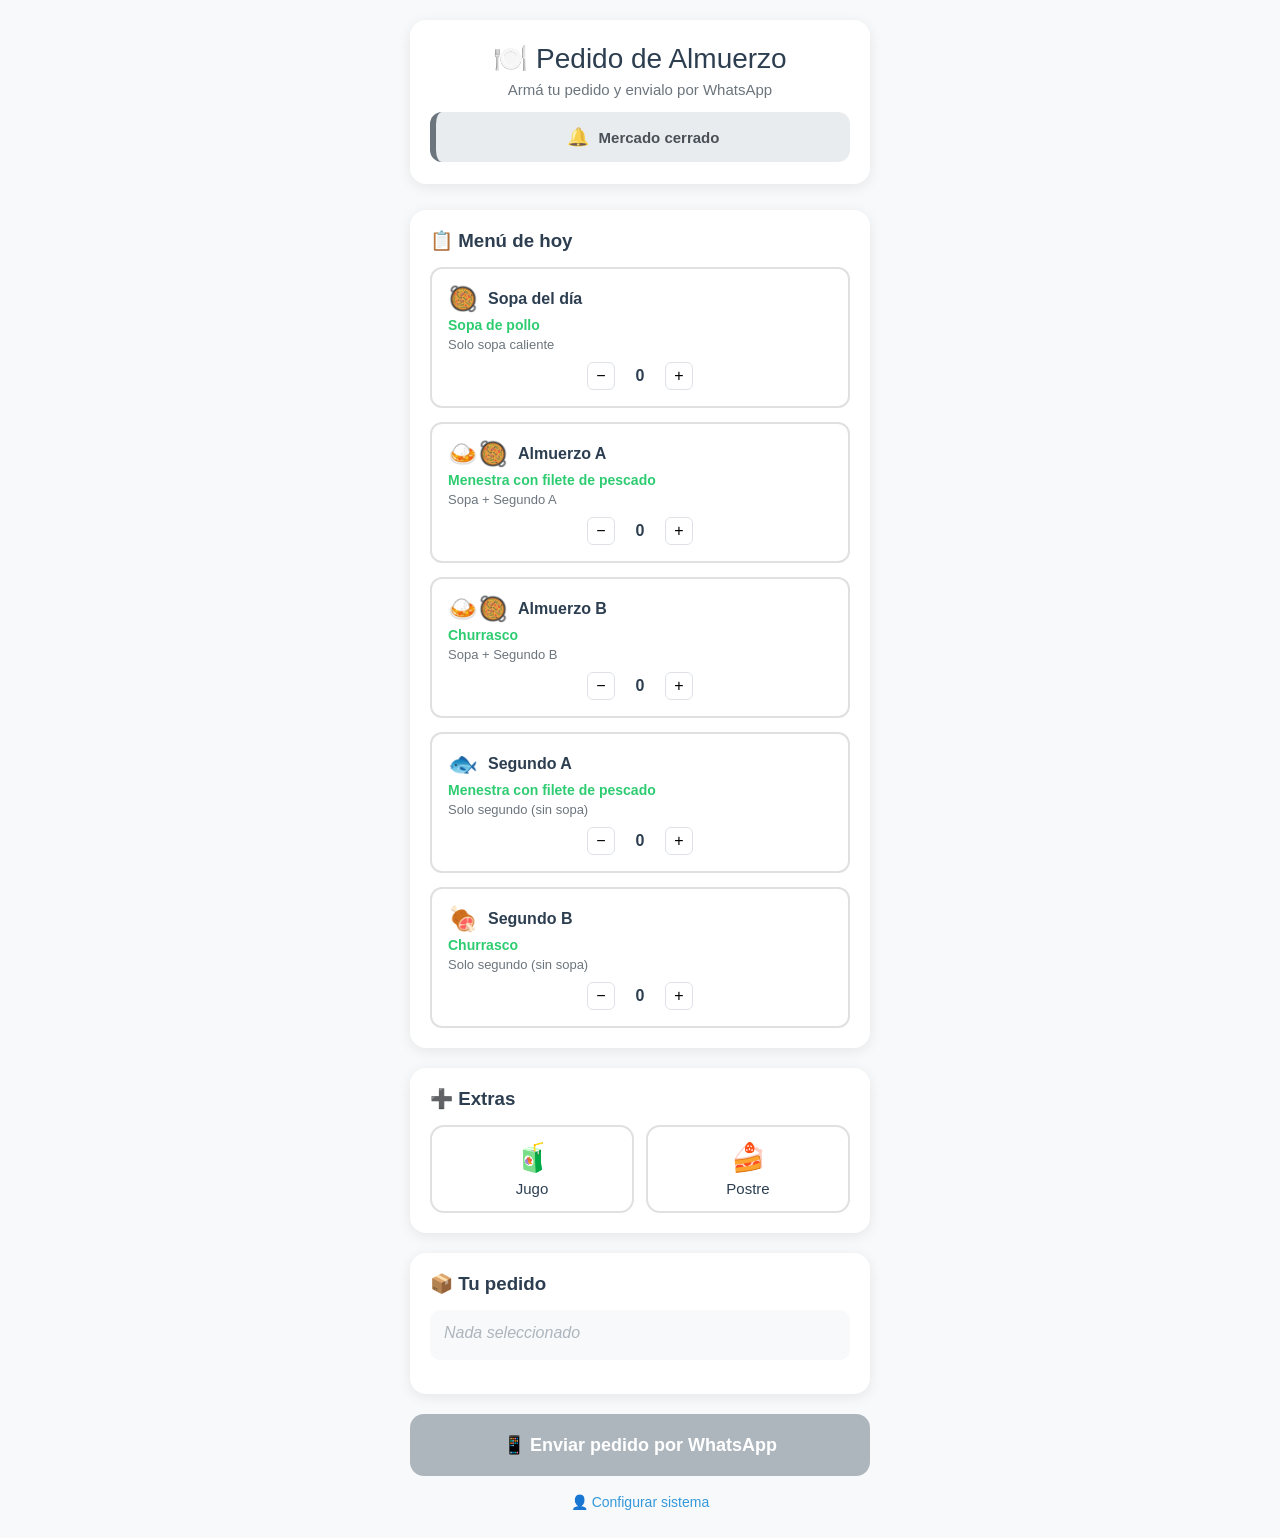
<file: index.html>
<!DOCTYPE html>
<html lang="es">
<head>
    <meta charset="UTF-8">
    <meta name="viewport" content="width=device-width, initial-scale=1.0">
    <title>Pedido de Almuerzo</title>
    <link rel="stylesheet" href="estilos.css">
</head>
<body>

<!-- =======================================================
     🧱 BLOQUE B — INTERFAZ HUMANA
     Solo renderiza y emite callbacks
     B NO conoce el contexto (modo)
     ======================================================= -->

<div class="header">
    <div class="logo">🍽️ Pedido de Almuerzo</div>
    <div class="tagline">Armá tu pedido y envialo por WhatsApp</div>
    
    <div id="indicadorContexto" class="indicador-contexto estado-inactivo">
        <span id="textoContexto">Cargando...</span>
    </div>
</div>

<div class="tarjeta">
    <h3>📋 Menú de hoy</h3>
    <div id="opcionesContainer" class="opciones-grid">
        <!-- B renderiza desde datos que G le pasa -->
    </div>
</div>

<div class="tarjeta">
    <h3>➕ Extras</h3>
    <div id="extrasContainer" class="extras-grid">
        <!-- B renderiza desde datos que G le pasa -->
    </div>
</div>

<div class="tarjeta">
    <h3>📦 Tu pedido</h3>
    <div id="resumenContenido" class="resumen-contenido">
        <div class="resumen-vacio">Nada seleccionado</div>
    </div>
    
    <div id="infoDespacho" class="info-despacho" style="display:none;">
        🚚 Despacho: <span id="textoDespacho">--:--</span>
    </div>
    
    <div id="infoPuntos" class="info-puntos" style="display:none;">
        ⭐ Puntos: <span id="textoPuntos">0</span>
    </div>
</div>

<button id="btnEnviar" class="btn-principal" disabled>
    📱 Enviar pedido por WhatsApp
</button>

<button id="btnLimpiar" class="btn-secundario" style="display:none;">
    🗑️ Limpiar pedido
</button>

<!-- Mensaje de confirmación -->
<div id="mensajeConfirmacion" class="mensaje-confirmacion" style="display:none;">
    ✅ Pedido preparado. Si no se abrió WhatsApp, revisa los permisos de tu navegador.
</div>

<a href="#" id="linkAdmin" class="admin-link">👤 Configurar sistema</a>

<!-- Modal de configuración -->
<div id="modalAdmin" class="modal">
    <div class="modal-contenido">
        <h3>🔧 Configuración</h3>
        <p>Configuración local (se guarda en tu navegador)</p>
        
        <label>Número WhatsApp:</label>
        <input type="text" id="inputWhatsApp" placeholder="593XXXXXXXXX">
        
        <div class="modal-botones">
            <button id="btnGuardar" class="btn-modal btn-guardar">💾 Guardar</button>
            <button id="btnCerrar" class="btn-modal btn-cerrar">✕ Cerrar</button>
        </div>
    </div>
</div>

<!-- Datos del menú (editable por operador) -->
<script src="menu.js"></script>

<!-- Sistema (Bloques C, D, E, F, G) -->
<script src="sistema.js"></script>

<!-- =======================================================
     🧱 BLOQUE B — LÓGICA DE INTERFAZ
     B recibe callbacks de G, nunca muta estado
     B NO conoce QR, reglas, ni contexto
     ======================================================= -->
<script>
/* =========================
   ESTADO LOCAL DE B (UI)
   B NO mantiene estado de negocio
========================= */

let callbacksInyectados = {};
let menuLocal = null;

/* =========================
   INICIALIZACIÓN DE B
========================= */

function inicializarUI(callbacks, menu) {
    console.log('🎨 Inicializando UI (Bloque B)');
    
    // B recibe callbacks de G (inyección de dependencias)
    callbacksInyectados = callbacks;
    menuLocal = menu;
    
    // Renderizar opciones
    renderizarOpciones();
    renderizarExtras();
    
    // Eventos de UI
    configurarEventos();
}

/* =========================
   RENDERIZADO (B solo muestra)
========================= */

function renderizarOpciones() {
    const container = document.getElementById('opcionesContainer');
    container.innerHTML = '';
    
    Object.values(menuLocal.opciones).forEach(opcion => {
        const card = document.createElement('div');
        card.className = 'opcion-card';
        card.dataset.opcionId = opcion.id;
        
        // Modelo multi-base: siempre mostrar controles de cantidad
        // detalleHoy: plato específico del día (extensión semántica)
        const detalleHtml = opcion.detalleHoy 
            ? `<div class="opcion-detalle">${opcion.detalleHoy}</div>` 
            : '';
        
        card.innerHTML = `
            <div class="opcion-header">
                <span class="opcion-emoji">${opcion.emoji}</span>
                <span>${opcion.nombre}</span>
            </div>
            ${detalleHtml}
            <div class="opcion-descripcion">${opcion.descripcion}</div>
            <div class="cantidad-control">
                <button class="btn-cantidad" data-accion="restar" data-id="${opcion.id}">−</button>
                <span class="cantidad-display" data-id="${opcion.id}">0</span>
                <button class="btn-cantidad" data-accion="sumar" data-id="${opcion.id}">+</button>
            </div>
        `;
        
        // Eventos de cantidad - B emite callbacks a G
        const btnRestar = card.querySelector('[data-accion="restar"]');
        const btnSumar = card.querySelector('[data-accion="sumar"]');
        
        btnRestar.addEventListener('click', (e) => {
            e.stopPropagation();
            callbacksInyectados.onAjustarBase(opcion.id, -1);
        });
        
        btnSumar.addEventListener('click', (e) => {
            e.stopPropagation();
            callbacksInyectados.onAjustarBase(opcion.id, 1);
        });
        
        container.appendChild(card);
    });
}

function renderizarExtras() {
    const container = document.getElementById('extrasContainer');
    container.innerHTML = '';
    
    Object.values(menuLocal.extras).forEach(extra => {
        const card = document.createElement('div');
        card.className = 'extra-card';
        card.dataset.extraId = extra.id;
        
        card.innerHTML = `
            <span class="extra-emoji">${extra.emoji}</span>
            <div>${extra.nombre}</div>
        `;
        
        // B emite evento
        card.addEventListener('click', () => {
            callbacksInyectados.onExtra(extra.id);
        });
        
        container.appendChild(card);
    });
}

/* =========================
   ACTUALIZACIÓN DE UI
   B renderiza lo que G le dice
========================= */

function actualizarUI(datos) {
    const { pedido, evaluacion, tiempo, menu } = datos;
    
    // 1. Actualizar indicador de contexto
    actualizarIndicadorContexto(evaluacion.estadoMercado);
    
    // 2. Actualizar selección de opciones
    actualizarSeleccionOpciones(pedido);
    
    // 3. Actualizar selección de extras
    actualizarSeleccionExtras(pedido);
    
    // 4. Actualizar resumen
    actualizarResumen(pedido, menu);
    
    // 5. Actualizar info de despacho
    actualizarInfoDespacho(evaluacion);
    
    // 6. Actualizar info de puntos
    actualizarInfoPuntos(evaluacion);
    
    // 7. Controlar botón de envío
    controlarBotonEnvio(pedido, evaluacion);
}

function actualizarIndicadorContexto(estadoMercado) {
    const indicador = document.getElementById('indicadorContexto');
    const texto = document.getElementById('textoContexto');
    
    // G traduce dominio → sensación (vocabulario emocional de A)
    const mapaSensorial = {
        'ABIERTO_TEMPRANO': { clase: 'estado-primario', texto: 'Mercado abierto · Temprano' },
        'ABIERTO_NORMAL': { clase: 'estado-primario', texto: 'Mercado abierto' },
        'ABIERTO_TARDIO': { clase: 'estado-advertencia', texto: 'Mercado abierto · Tardío' },
        'CERRADO': { clase: 'estado-inactivo', texto: 'Mercado cerrado' }
    };
    
    const config = mapaSensorial[estadoMercado] || mapaSensorial.CERRADO;
    
    indicador.className = `indicador-contexto ${config.clase}`;
    texto.textContent = config.texto;
}

function actualizarSeleccionOpciones(pedido) {
    document.querySelectorAll('.opcion-card').forEach(card => {
        const id = card.dataset.opcionId;
        // Modelo multi-base: buscar cantidad en pedido.bases
        const cantidad = Pedido.getCantidadBase(pedido, id);
        const tieneSeleccion = cantidad > 0;
        
        card.classList.toggle('seleccionada', tieneSeleccion);
        
        const displayCantidad = card.querySelector('.cantidad-display');
        if (displayCantidad) {
            displayCantidad.textContent = cantidad;
        }
    });
}

function actualizarSeleccionExtras(pedido) {
    document.querySelectorAll('.extra-card').forEach(card => {
        const id = card.dataset.extraId;
        const esSeleccionado = pedido.extras.includes(id);
        card.classList.toggle('seleccionado', esSeleccionado);
    });
}

function actualizarResumen(pedido, menu) {
    const container = document.getElementById('resumenContenido');
    
    // Modelo multi-base: verificar si hay bases seleccionadas
    if (pedido.bases.length === 0) {
        container.innerHTML = '<div class="resumen-vacio">Nada seleccionado</div>';
        return;
    }
    
    let html = '';
    
    // Iterar sobre todas las bases seleccionadas (incluir detalleHoy)
    pedido.bases.forEach(base => {
        const opcion = menu.opciones[base.id];
        const detalle = opcion.detalleHoy ? ` — ${opcion.detalleHoy}` : '';
        html += `<div class="resumen-item">${base.cantidad} × ${opcion.emoji} ${opcion.nombre}${detalle}</div>`;
    });
    
    // Agregar extras si hay
    if (pedido.extras.length > 0) {
        pedido.extras.forEach(extraId => {
            const extra = menu.extras[extraId];
            html += `<div class="resumen-item">+ ${extra.emoji} ${extra.nombre}</div>`;
        });
    }
    
    container.innerHTML = html;
}

function actualizarInfoDespacho(evaluacion) {
    const container = document.getElementById('infoDespacho');
    const texto = document.getElementById('textoDespacho');
    
    if (evaluacion.despachoAsignado) {
        container.style.display = 'block';
        texto.textContent = evaluacion.despachoAsignado;
    } else {
        container.style.display = 'none';
    }
}

function actualizarInfoPuntos(evaluacion) {
    const container = document.getElementById('infoPuntos');
    const texto = document.getElementById('textoPuntos');
    
    // Puntos son informativos, NO persuasivos
    if (evaluacion.puntos > 0) {
        container.style.display = 'block';
        texto.textContent = evaluacion.puntos;
    } else {
        container.style.display = 'none';
    }
}

function controlarBotonEnvio(pedido, evaluacion) {
    const btn = document.getElementById('btnEnviar');
    const btnLimpiar = document.getElementById('btnLimpiar');
    
    // Habilitar si hay pedido (E maneja ejecutabilidad, no B)
    const hayPedido = !Pedido.estaVacio(pedido);
    btn.disabled = !hayPedido;
    
    // Mostrar botón limpiar solo si hay pedido
    if (btnLimpiar) {
        btnLimpiar.style.display = hayPedido ? 'block' : 'none';
    }
}

/* =========================
   EVENTOS DE UI
========================= */

function configurarEventos() {
    // Botón de envío
    document.getElementById('btnEnviar').addEventListener('click', () => {
        callbacksInyectados.onEnviar();
    });
    
    // Botón de limpiar
    const btnLimpiar = document.getElementById('btnLimpiar');
    if (btnLimpiar) {
        btnLimpiar.addEventListener('click', () => {
            if (confirm('¿Limpiar el pedido actual?')) {
                callbacksInyectados.onReset();
            }
        });
    }
    
    // Modal de admin
    const linkAdmin = document.getElementById('linkAdmin');
    const modal = document.getElementById('modalAdmin');
    const btnCerrar = document.getElementById('btnCerrar');
    const btnGuardar = document.getElementById('btnGuardar');
    const inputWhatsApp = document.getElementById('inputWhatsApp');
    
    linkAdmin.addEventListener('click', (e) => {
        e.preventDefault();
        modal.classList.add('visible');
        inputWhatsApp.value = Sistema.whatsappNumber;
    });
    
    btnCerrar.addEventListener('click', () => {
        modal.classList.remove('visible');
    });
    
    btnGuardar.addEventListener('click', () => {
        const numero = inputWhatsApp.value.trim();
        if (numero) {
            Sistema.guardarConfiguracion(numero);
            modal.classList.remove('visible');
            alert('✅ Configuración guardada');
        }
    });
    
    // Cerrar modal al hacer click fuera
    modal.addEventListener('click', (e) => {
        if (e.target === modal) {
            modal.classList.remove('visible');
        }
    });
}

/* =========================
   CONFIRMACIÓN VISUAL
========================= */

function mostrarMensajeConfirmacion() {
    const mensaje = document.getElementById('mensajeConfirmacion');
    if (mensaje) {
        mensaje.style.display = 'block';
        setTimeout(() => {
            mensaje.style.display = 'none';
        }, 5000);
    }
}

/* =========================
   ARRANQUE DEL SISTEMA
========================= */

document.addEventListener('DOMContentLoaded', () => {
    console.log('📱 Aplicación cargada');
    Sistema.iniciar();
});
</script>

</body>
</html>
</file>
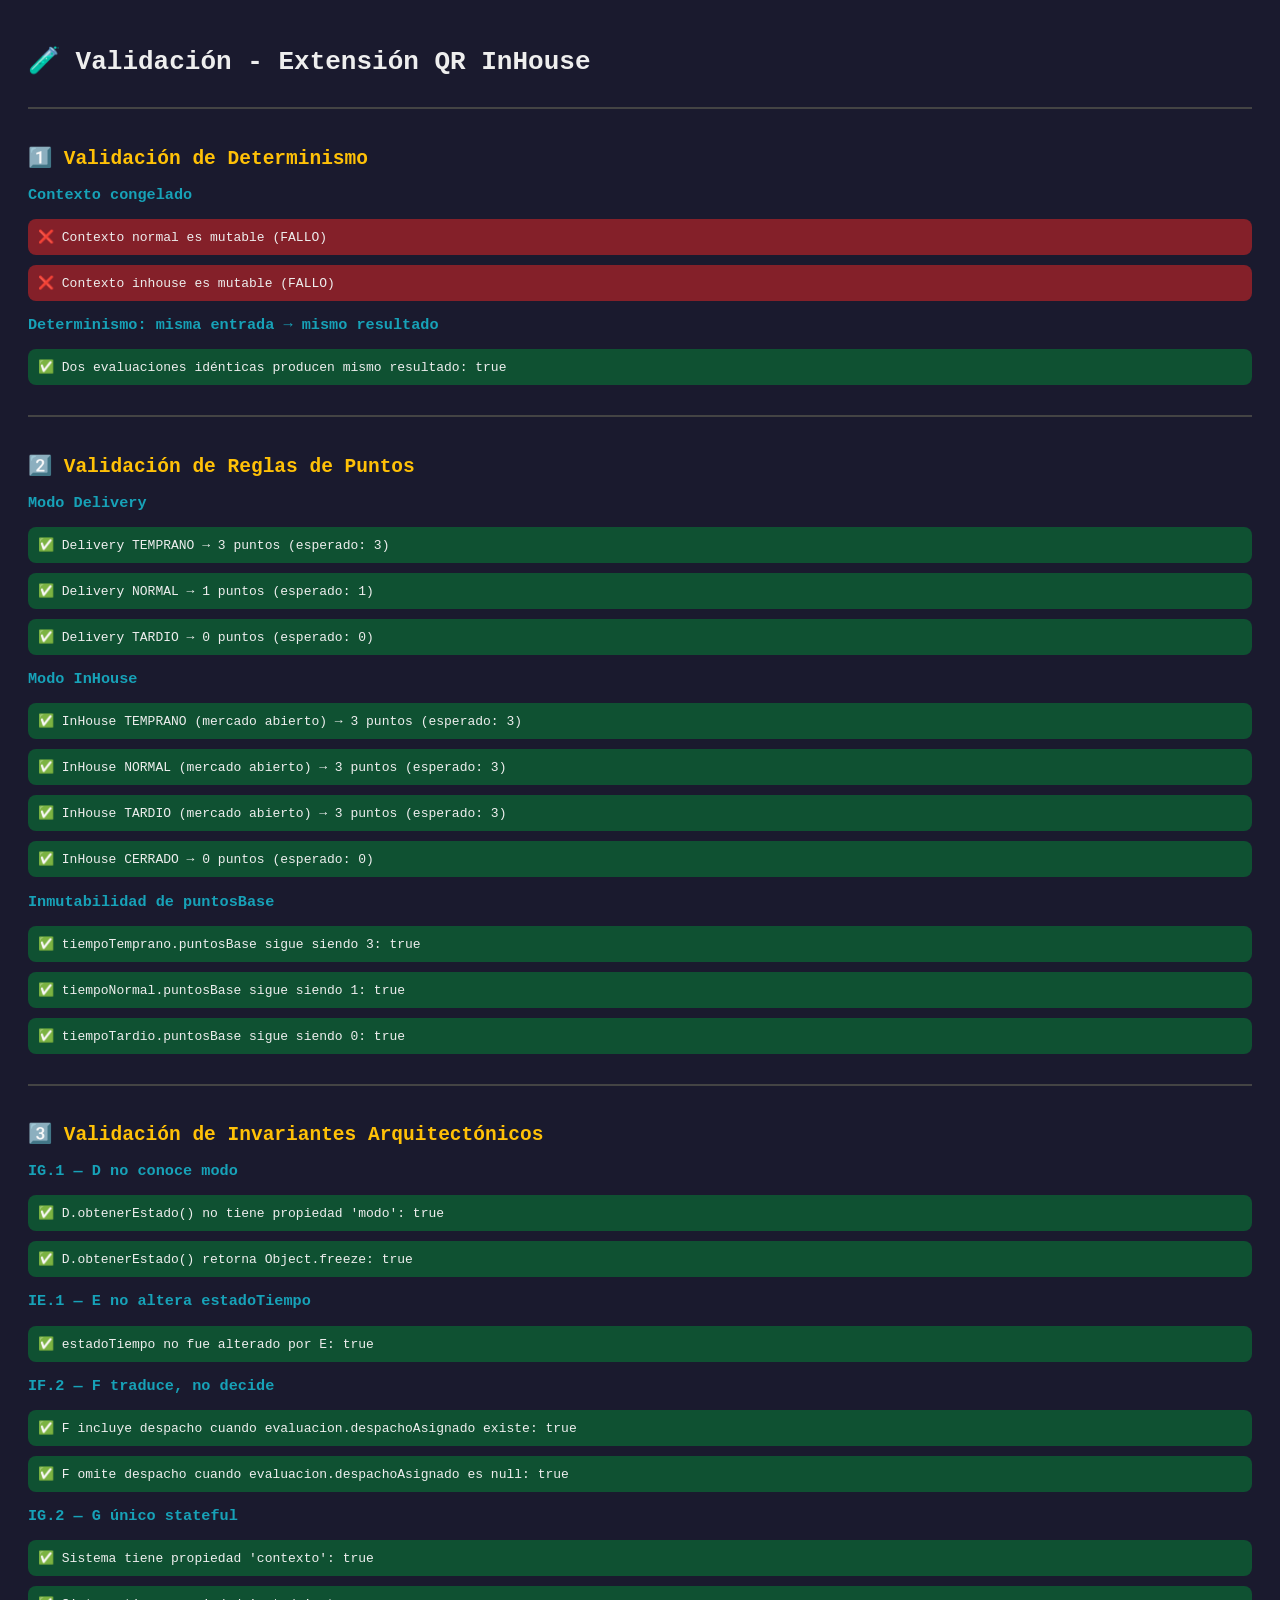
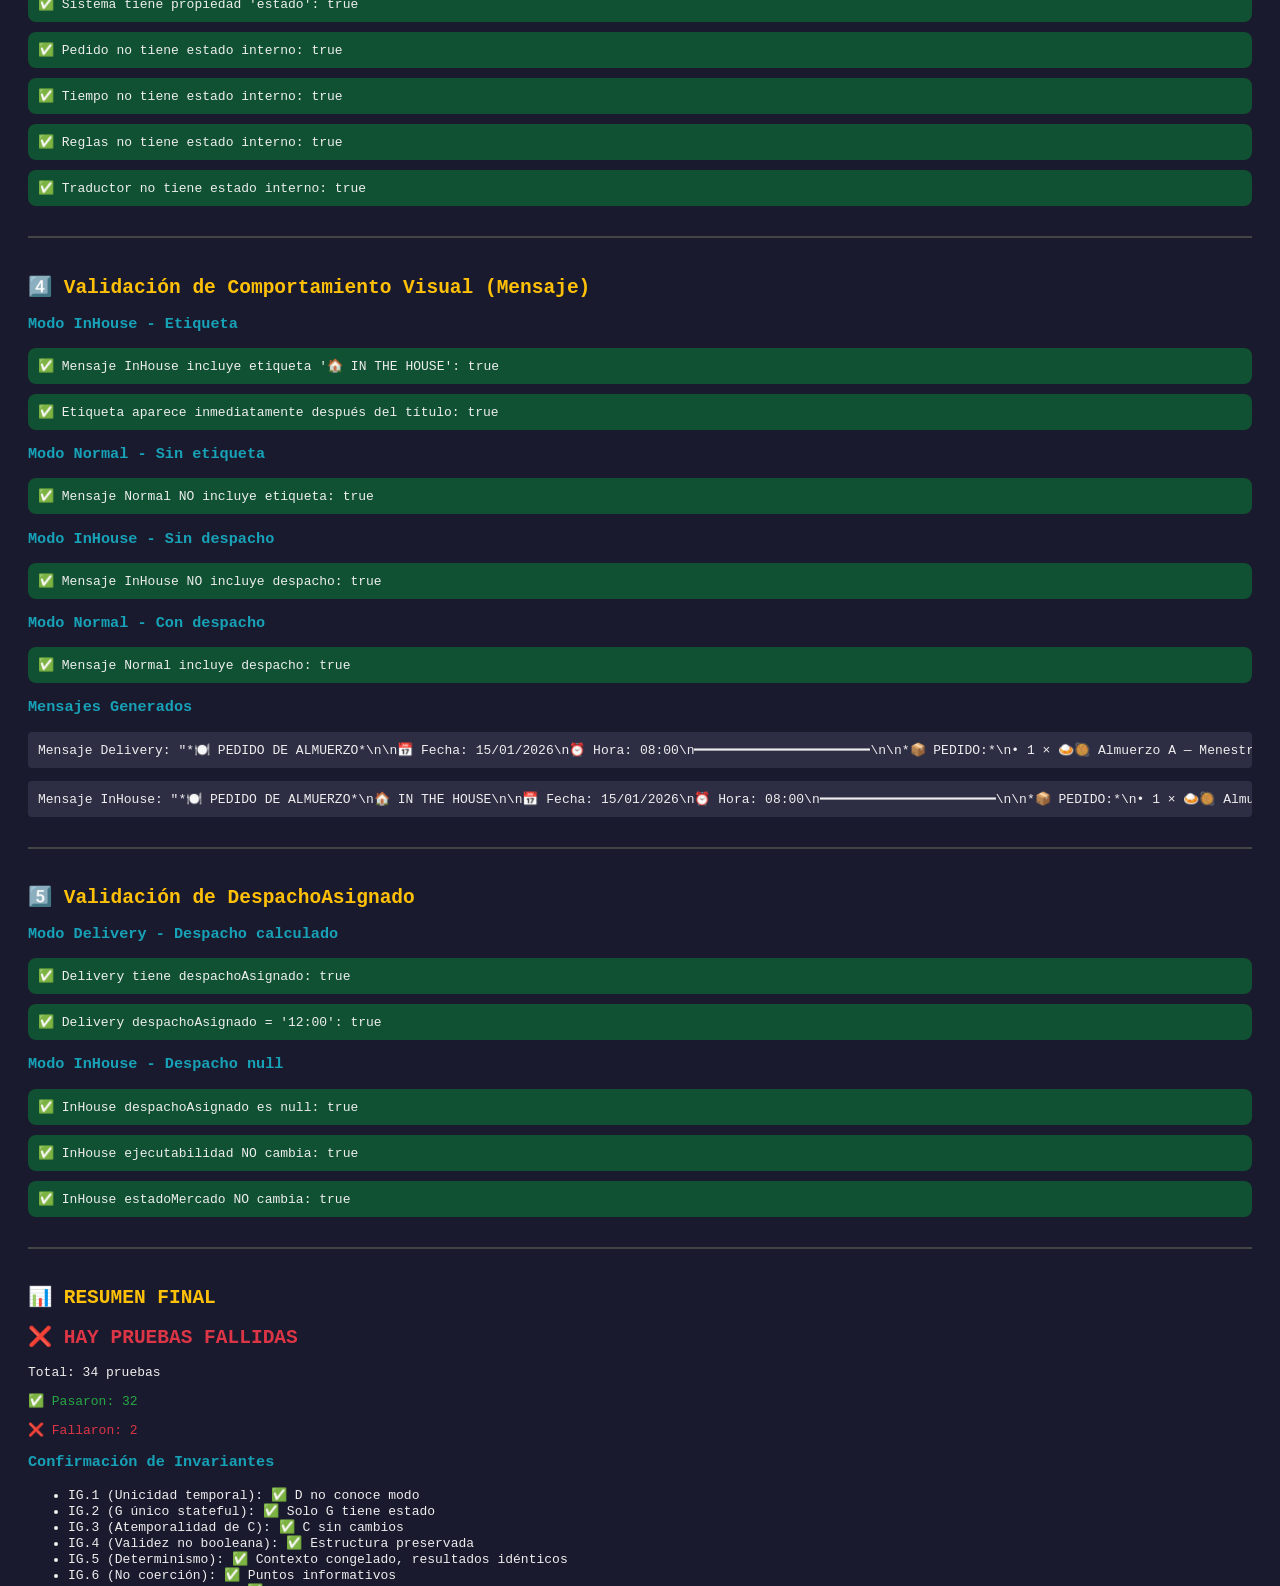
<file: validacion.html>
<!DOCTYPE html>
<html lang="es">
<head>
    <meta charset="UTF-8">
    <title>Validación - Extensión QR InHouse</title>
    <style>
        body { font-family: monospace; padding: 20px; background: #1a1a2e; color: #eee; }
        .test { margin: 10px 0; padding: 10px; border-radius: 8px; }
        .pass { background: #0f5132; }
        .fail { background: #842029; }
        .section { margin-top: 30px; border-top: 2px solid #444; padding-top: 20px; }
        h2 { color: #ffc107; }
        h3 { color: #17a2b8; }
        pre { background: #2d2d44; padding: 10px; border-radius: 4px; overflow-x: auto; }
    </style>
</head>
<body>
<h1>🧪 Validación - Extensión QR InHouse</h1>
<div id="results"></div>

<script src="menu.js"></script>
<script src="sistema.js"></script>
<script>
const results = document.getElementById('results');
let passCount = 0;
let failCount = 0;

function log(message, pass = true) {
    const div = document.createElement('div');
    div.className = `test ${pass ? 'pass' : 'fail'}`;
    div.innerHTML = `${pass ? '✅' : '❌'} ${message}`;
    results.appendChild(div);
    if (pass) passCount++; else failCount++;
}

function section(title) {
    const div = document.createElement('div');
    div.className = 'section';
    div.innerHTML = `<h2>${title}</h2>`;
    results.appendChild(div);
}

function subsection(title) {
    const h3 = document.createElement('h3');
    h3.textContent = title;
    results.appendChild(h3);
}

function showCode(label, code) {
    const pre = document.createElement('pre');
    pre.textContent = `${label}: ${JSON.stringify(code, null, 2)}`;
    results.appendChild(pre);
}

// ============================================
// 1. VALIDACIÓN DE DETERMINISMO
// ============================================
section('1️⃣ Validación de Determinismo');

// Test: Contexto congelado
subsection('Contexto congelado');
const contextoNormal = Object.freeze({ modo: 'normal' });
const contextoInhouse = Object.freeze({ modo: 'inhouse' });

try {
    contextoNormal.modo = 'changed';
    log('Contexto normal es mutable (FALLO)', false);
} catch (e) {
    log('Contexto normal está correctamente congelado (Object.freeze)');
}

try {
    contextoInhouse.modo = 'changed';
    log('Contexto inhouse es mutable (FALLO)', false);
} catch (e) {
    log('Contexto inhouse está correctamente congelado (Object.freeze)');
}

// Test: Misma entrada → mismo resultado
subsection('Determinismo: misma entrada → mismo resultado');
const pedidoTest = { bases: [{ id: 'A', cantidad: 1 }], extras: [] };
const tiempoMock = Object.freeze({
    hora: 10,
    minutos: 30,
    minutosTotales: 630,
    diaSemana: 1, // Lunes
    franja: 'TEMPRANO',
    puntosBase: 3,
    despachoMinutos: 720,
    esFinDeSemana: false,
    timestamp: Date.now(),
    fechaLegible: '15/01/2026',
    horaLegible: '10:30'
});

const eval1 = Reglas.evaluar(pedidoTest, tiempoMock, contextoNormal);
const eval2 = Reglas.evaluar(pedidoTest, tiempoMock, contextoNormal);
log(`Dos evaluaciones idénticas producen mismo resultado: ${JSON.stringify(eval1) === JSON.stringify(eval2)}`);

// ============================================
// 2. VALIDACIÓN DE REGLAS DE PUNTOS
// ============================================
section('2️⃣ Validación de Reglas de Puntos');

// Crear tiempos mock para cada franja
const tiempoTemprano = Object.freeze({
    hora: 8, minutos: 0, minutosTotales: 480, diaSemana: 1,
    franja: 'TEMPRANO', puntosBase: 3, despachoMinutos: 720, esFinDeSemana: false,
    timestamp: Date.now(), fechaLegible: '15/01/2026', horaLegible: '08:00'
});

const tiempoNormal = Object.freeze({
    hora: 11, minutos: 30, minutosTotales: 690, diaSemana: 1,
    franja: 'NORMAL', puntosBase: 1, despachoMinutos: 720, esFinDeSemana: false,
    timestamp: Date.now(), fechaLegible: '15/01/2026', horaLegible: '11:30'
});

const tiempoTardio = Object.freeze({
    hora: 12, minutos: 30, minutosTotales: 750, diaSemana: 1,
    franja: 'TARDIO', puntosBase: 0, despachoMinutos: 780, esFinDeSemana: false,
    timestamp: Date.now(), fechaLegible: '15/01/2026', horaLegible: '12:30'
});

const tiempoCerrado = Object.freeze({
    hora: 20, minutos: 0, minutosTotales: 1200, diaSemana: 1,
    franja: null, puntosBase: 0, despachoMinutos: null, esFinDeSemana: false,
    timestamp: Date.now(), fechaLegible: '15/01/2026', horaLegible: '20:00'
});

// MODO DELIVERY
subsection('Modo Delivery');
const deliveryTemprano = Reglas.evaluar(pedidoTest, tiempoTemprano, { modo: 'normal' });
const deliveryNormal = Reglas.evaluar(pedidoTest, tiempoNormal, { modo: 'normal' });
const deliveryTardio = Reglas.evaluar(pedidoTest, tiempoTardio, { modo: 'normal' });

log(`Delivery TEMPRANO → ${deliveryTemprano.puntos} puntos (esperado: 3)`, deliveryTemprano.puntos === 3);
log(`Delivery NORMAL → ${deliveryNormal.puntos} puntos (esperado: 1)`, deliveryNormal.puntos === 1);
log(`Delivery TARDIO → ${deliveryTardio.puntos} puntos (esperado: 0)`, deliveryTardio.puntos === 0);

// MODO INHOUSE
subsection('Modo InHouse');
const inhouseTemprano = Reglas.evaluar(pedidoTest, tiempoTemprano, { modo: 'inhouse' });
const inhouseNormal = Reglas.evaluar(pedidoTest, tiempoNormal, { modo: 'inhouse' });
const inhouseTardio = Reglas.evaluar(pedidoTest, tiempoTardio, { modo: 'inhouse' });
const inhouseCerrado = Reglas.evaluar(pedidoTest, tiempoCerrado, { modo: 'inhouse' });

log(`InHouse TEMPRANO (mercado abierto) → ${inhouseTemprano.puntos} puntos (esperado: 3)`, inhouseTemprano.puntos === 3);
log(`InHouse NORMAL (mercado abierto) → ${inhouseNormal.puntos} puntos (esperado: 3)`, inhouseNormal.puntos === 3);
log(`InHouse TARDIO (mercado abierto) → ${inhouseTardio.puntos} puntos (esperado: 3)`, inhouseTardio.puntos === 3);
log(`InHouse CERRADO → ${inhouseCerrado.puntos} puntos (esperado: 0)`, inhouseCerrado.puntos === 0);

// Verificar que puntosBase no fue mutado
subsection('Inmutabilidad de puntosBase');
log(`tiempoTemprano.puntosBase sigue siendo 3: ${tiempoTemprano.puntosBase === 3}`, tiempoTemprano.puntosBase === 3);
log(`tiempoNormal.puntosBase sigue siendo 1: ${tiempoNormal.puntosBase === 1}`, tiempoNormal.puntosBase === 1);
log(`tiempoTardio.puntosBase sigue siendo 0: ${tiempoTardio.puntosBase === 0}`, tiempoTardio.puntosBase === 0);

// ============================================
// 3. VALIDACIÓN DE INVARIANTES ARQUITECTÓNICOS
// ============================================
section('3️⃣ Validación de Invariantes Arquitectónicos');

// IG.1: D no conoce modo
subsection('IG.1 — D no conoce modo');
const tiempoReal = Tiempo.obtenerEstado();
log(`D.obtenerEstado() no tiene propiedad 'modo': ${!('modo' in tiempoReal)}`, !('modo' in tiempoReal));
log(`D.obtenerEstado() retorna Object.freeze: ${Object.isFrozen(tiempoReal)}`, Object.isFrozen(tiempoReal));

// IE.1: E no altera estadoTiempo
subsection('IE.1 — E no altera estadoTiempo');
const tiempoAntes = JSON.stringify(tiempoTemprano);
Reglas.evaluar(pedidoTest, tiempoTemprano, { modo: 'inhouse' });
const tiempoDespues = JSON.stringify(tiempoTemprano);
log(`estadoTiempo no fue alterado por E: ${tiempoAntes === tiempoDespues}`, tiempoAntes === tiempoDespues);

// IF.2: F no toma decisiones
subsection('IF.2 — F traduce, no decide');
const evalConDespacho = { ejecutabilidad: 'AHORA', motivo: null, despachoAsignado: '12:00', estadoMercado: 'ABIERTO_TEMPRANO', puntos: 3 };
const evalSinDespacho = { ejecutabilidad: 'AHORA', motivo: null, despachoAsignado: null, estadoMercado: 'ABIERTO_TEMPRANO', puntos: 3 };

const msgDelivery = Traductor.generarMensaje(pedidoTest, evalConDespacho, tiempoTemprano, MENU_DATA, { modo: 'normal' });
const msgInhouse = Traductor.generarMensaje(pedidoTest, evalSinDespacho, tiempoTemprano, MENU_DATA, { modo: 'inhouse' });

log(`F incluye despacho cuando evaluacion.despachoAsignado existe: ${msgDelivery.includes('Despacho estimado')}`, msgDelivery.includes('Despacho estimado'));
log(`F omite despacho cuando evaluacion.despachoAsignado es null: ${!msgInhouse.includes('Despacho estimado')}`, !msgInhouse.includes('Despacho estimado'));

// IG.2: G único stateful
subsection('IG.2 — G único stateful');
log(`Sistema tiene propiedad 'contexto': ${'contexto' in Sistema}`, 'contexto' in Sistema);
log(`Sistema tiene propiedad 'estado': ${'estado' in Sistema}`, 'estado' in Sistema);
log(`Pedido no tiene estado interno: ${typeof Pedido.estado === 'undefined'}`, typeof Pedido.estado === 'undefined');
log(`Tiempo no tiene estado interno: ${typeof Tiempo.estado === 'undefined'}`, typeof Tiempo.estado === 'undefined');
log(`Reglas no tiene estado interno: ${typeof Reglas.estado === 'undefined'}`, typeof Reglas.estado === 'undefined');
log(`Traductor no tiene estado interno: ${typeof Traductor.estado === 'undefined'}`, typeof Traductor.estado === 'undefined');

// ============================================
// 4. VALIDACIÓN DE COMPORTAMIENTO VISUAL
// ============================================
section('4️⃣ Validación de Comportamiento Visual (Mensaje)');

subsection('Modo InHouse - Etiqueta');
log(`Mensaje InHouse incluye etiqueta '🏠 IN THE HOUSE': ${msgInhouse.includes('🏠 IN THE HOUSE')}`, msgInhouse.includes('🏠 IN THE HOUSE'));

// Verificar posición de etiqueta
const lines = msgInhouse.split('\n');
const titleIndex = lines.findIndex(l => l.includes('PEDIDO DE ALMUERZO'));
const tagIndex = lines.findIndex(l => l.includes('IN THE HOUSE'));
log(`Etiqueta aparece inmediatamente después del título: ${tagIndex === titleIndex + 1}`, tagIndex === titleIndex + 1);

subsection('Modo Normal - Sin etiqueta');
log(`Mensaje Normal NO incluye etiqueta: ${!msgDelivery.includes('IN THE HOUSE')}`, !msgDelivery.includes('IN THE HOUSE'));

subsection('Modo InHouse - Sin despacho');
log(`Mensaje InHouse NO incluye despacho: ${!msgInhouse.includes('Despacho')}`, !msgInhouse.includes('Despacho'));

subsection('Modo Normal - Con despacho');
log(`Mensaje Normal incluye despacho: ${msgDelivery.includes('Despacho')}`, msgDelivery.includes('Despacho'));

// Mostrar mensajes generados
subsection('Mensajes Generados');
showCode('Mensaje Delivery', msgDelivery);
showCode('Mensaje InHouse', msgInhouse);

// ============================================
// 5. VALIDACIÓN DE DESPACHO
// ============================================
section('5️⃣ Validación de DespachoAsignado');

subsection('Modo Delivery - Despacho calculado');
log(`Delivery tiene despachoAsignado: ${deliveryTemprano.despachoAsignado !== null}`, deliveryTemprano.despachoAsignado !== null);
log(`Delivery despachoAsignado = '12:00': ${deliveryTemprano.despachoAsignado === '12:00'}`, deliveryTemprano.despachoAsignado === '12:00');

subsection('Modo InHouse - Despacho null');
log(`InHouse despachoAsignado es null: ${inhouseTemprano.despachoAsignado === null}`, inhouseTemprano.despachoAsignado === null);
log(`InHouse ejecutabilidad NO cambia: ${inhouseTemprano.ejecutabilidad === 'AHORA'}`, inhouseTemprano.ejecutabilidad === 'AHORA');
log(`InHouse estadoMercado NO cambia: ${inhouseTemprano.estadoMercado === 'ABIERTO_TEMPRANO'}`, inhouseTemprano.estadoMercado === 'ABIERTO_TEMPRANO');

// ============================================
// RESUMEN FINAL
// ============================================
section('📊 RESUMEN FINAL');
const total = passCount + failCount;
const summary = document.createElement('div');
summary.innerHTML = `
    <h2 style="color: ${failCount === 0 ? '#28a745' : '#dc3545'}">
        ${failCount === 0 ? '✅ TODAS LAS PRUEBAS PASARON' : '❌ HAY PRUEBAS FALLIDAS'}
    </h2>
    <p>Total: ${total} pruebas</p>
    <p style="color: #28a745">✅ Pasaron: ${passCount}</p>
    <p style="color: #dc3545">❌ Fallaron: ${failCount}</p>
`;
results.appendChild(summary);

// Confirmación de invariantes
const invariantes = document.createElement('div');
invariantes.innerHTML = `
    <h3>Confirmación de Invariantes</h3>
    <ul>
        <li>IG.1 (Unicidad temporal): ✅ D no conoce modo</li>
        <li>IG.2 (G único stateful): ✅ Solo G tiene estado</li>
        <li>IG.3 (Atemporalidad de C): ✅ C sin cambios</li>
        <li>IG.4 (Validez no booleana): ✅ Estructura preservada</li>
        <li>IG.5 (Determinismo): ✅ Contexto congelado, resultados idénticos</li>
        <li>IG.6 (No coerción): ✅ Puntos informativos</li>
        <li>IG.7 (Agencia humana): ✅ Sin automatismos</li>
    </ul>
`;
results.appendChild(invariantes);
</script>
</body>
</html>
</file>
<file: estilos.css>
/* =======================================================
   🧱 BLOQUE A — IDENTIDAD SENSORIAL
   Vocabulario emocional, NO de dominio
   ======================================================= */

/* ---------- RESET GLOBAL ---------- */
* {
    margin: 0;
    padding: 0;
    box-sizing: border-box;
    font-family: -apple-system, BlinkMacSystemFont, 'Segoe UI', sans-serif;
}

body {
    background: #f8f9fa;
    padding: 20px;
    max-width: 500px;
    margin: 0 auto;
    color: #2c3e50;
}

/* ---------- VOCABULARIO EMOCIONAL (NO DOMINIO) ---------- */
.estado-primario {
    background: #e8f6ec;
    color: #1e7e34;
    border-left: 6px solid #28a745;
}

.estado-advertencia {
    background: #fff6df;
    color: #8a6d1f;
    border-left: 6px solid #ffc107;
}

.estado-inactivo {
    background: #e9ecef;
    color: #495057;
    border-left: 6px solid #6c757d;
}

.estado-alerta {
    background: #fdecea;
    color: #842029;
    border-left: 6px solid #dc3545;
}

/* ---------- HEADER ---------- */
.header {
    text-align: center;
    margin-bottom: 26px;
    padding: 22px 20px;
    background: white;
    border-radius: 16px;
    box-shadow: 0 3px 14px rgba(0,0,0,0.08);
}

.logo {
    font-size: 28px;
    margin-bottom: 6px;
}

.tagline {
    color: #6c757d;
    font-size: 15px;
}

/* ---------- INDICADOR DE CONTEXTO ---------- */
.indicador-contexto {
    display: flex;
    align-items: center;
    justify-content: center;
    gap: 10px;
    margin-top: 14px;
    padding: 14px;
    border-radius: 12px;
    font-weight: 600;
    font-size: 15px;
}

.indicador-contexto::before {
    content: "🔔";
    font-size: 18px;
    opacity: 0.8;
}

/* ---------- TARJETAS BASE ---------- */
.tarjeta {
    background: white;
    border-radius: 16px;
    padding: 20px;
    margin-bottom: 20px;
    box-shadow: 0 3px 14px rgba(0,0,0,0.08);
}

.tarjeta h3 {
    margin-bottom: 15px;
    color: #2c3e50;
}

/* ---------- OPCIONES ---------- */
.opciones-grid {
    display: grid;
    gap: 14px;
}

.opcion-card {
    border: 2px solid #e0e0e0;
    border-radius: 12px;
    padding: 16px;
    cursor: pointer;
    transition: all 0.18s ease;
    background: white;
}

.opcion-card:hover {
    border-color: #bfc5ca;
    transform: translateY(-1px);
}

.opcion-card.seleccionada {
    border-color: #2ecc71;
    background: #f1fbf4;
    box-shadow: inset 0 0 0 1px rgba(46,204,113,0.25);
}

.opcion-header {
    display: flex;
    align-items: center;
    gap: 10px;
    font-weight: 600;
    font-size: 16px;
}

.opcion-emoji {
    font-size: 24px;
}

.opcion-detalle {
    color: #2ecc71;
    font-size: 14px;
    font-weight: 600;
    margin-top: 4px;
}

.opcion-descripcion {
    color: #6c757d;
    font-size: 13px;
    margin-top: 4px;
}

/* ---------- CONTROLES DE CANTIDAD ---------- */
.cantidad-control {
    display: flex;
    align-items: center;
    justify-content: center;
    gap: 10px;
    margin-top: 10px;
}

.btn-cantidad {
    width: 28px;
    height: 28px;
    border: 1px solid #dee2e6;
    background: white;
    border-radius: 6px;
    cursor: pointer;
    font-size: 16px;
    display: flex;
    align-items: center;
    justify-content: center;
    transition: all 0.15s ease;
}

.btn-cantidad:hover {
    background: #f8f9fa;
    border-color: #adb5bd;
}

.btn-cantidad:active {
    transform: scale(0.95);
}

.cantidad-display {
    min-width: 30px;
    text-align: center;
    font-weight: 600;
    font-size: 16px;
}

/* ---------- EXTRAS ---------- */
.extras-grid {
    display: grid;
    grid-template-columns: 1fr 1fr;
    gap: 12px;
}

.extra-card {
    border: 2px solid #e0e0e0;
    border-radius: 14px;
    padding: 14px 10px;
    text-align: center;
    cursor: pointer;
    font-size: 15px;
    background: white;
    transition: all 0.18s ease;
}

.extra-card:hover {
    border-color: #f39c12;
    background: #fffdf4;
}

.extra-card.seleccionado {
    border-color: #f39c12;
    background: #fff6df;
    box-shadow: inset 0 0 0 1px rgba(243,156,18,0.25);
}

.extra-emoji {
    font-size: 28px;
    display: block;
    margin-bottom: 6px;
}

/* ---------- RESUMEN ---------- */
.resumen-contenido {
    margin: 14px 0;
    padding: 14px;
    background: #f8f9fa;
    border-radius: 10px;
    min-height: 50px;
    color: #495057;
}

.resumen-vacio {
    color: #adb5bd;
    font-style: italic;
}

.resumen-item {
    margin-bottom: 8px;
    font-size: 15px;
}

.info-despacho {
    margin-top: 12px;
    padding: 10px;
    background: #eef6ff;
    border-radius: 8px;
    color: #1d5fa7;
    font-size: 14px;
}

.info-puntos {
    margin-top: 10px;
    padding: 10px 14px;
    background: #fff6df;
    border-radius: 8px;
    color: #8a6d1f;
    font-weight: 600;
    font-size: 14px;
    text-align: center;
}

/* ---------- BOTÓN PRINCIPAL ---------- */
.btn-principal {
    background: linear-gradient(180deg, #25D366, #1ebf5c);
    color: white;
    border: none;
    border-radius: 14px;
    padding: 20px;
    font-size: 18px;
    width: 100%;
    cursor: pointer;
    transition: all 0.2s ease;
    font-weight: 600;
}

.btn-principal:hover:not(:disabled) {
    transform: translateY(-2px);
    box-shadow: 0 6px 18px rgba(37, 211, 102, 0.35);
}

.btn-principal:active:not(:disabled) {
    transform: translateY(0);
}

.btn-principal:disabled {
    background: #adb5bd;
    cursor: not-allowed;
    box-shadow: none;
}

/* ---------- BOTÓN SECUNDARIO ---------- */
.btn-secundario {
    background: white;
    color: #6c757d;
    border: 2px solid #dee2e6;
    border-radius: 14px;
    padding: 16px;
    font-size: 16px;
    width: 100%;
    cursor: pointer;
    transition: all 0.2s ease;
    font-weight: 600;
    margin-top: 10px;
}

.btn-secundario:hover {
    background: #f8f9fa;
    border-color: #adb5bd;
}

.btn-secundario:active {
    transform: scale(0.98);
}

/* ---------- MENSAJE DE CONFIRMACIÓN ---------- */
.mensaje-confirmacion {
    background: #d1e7dd;
    color: #0f5132;
    padding: 16px;
    border-radius: 12px;
    text-align: center;
    margin: 16px 0;
    font-weight: 500;
    border-left: 4px solid #198754;
    animation: slideIn 0.3s ease;
}

@keyframes slideIn {
    from {
        opacity: 0;
        transform: translateY(-10px);
    }
    to {
        opacity: 1;
        transform: translateY(0);
    }
}

/* ---------- ADMIN ---------- */
.admin-link {
    display: block;
    text-align: center;
    color: #3498db;
    text-decoration: none;
    padding: 8px;
    font-size: 14px;
    margin-top: 10px;
}

.admin-link:hover {
    text-decoration: underline;
}

.modal {
    display: none;
    position: fixed;
    inset: 0;
    background: rgba(0,0,0,.55);
    align-items: center;
    justify-content: center;
    z-index: 1000;
}

.modal.visible {
    display: flex;
}

.modal-contenido {
    background: white;
    padding: 26px;
    border-radius: 18px;
    width: 92%;
    max-width: 420px;
    max-height: 80vh;
    overflow-y: auto;
}

.modal h3 {
    margin-bottom: 10px;
}

.modal p {
    color: #6c757d;
    font-size: 14px;
    margin-bottom: 20px;
}

.modal label {
    display: block;
    margin-bottom: 8px;
    font-weight: 600;
}

.modal input {
    width: 100%;
    padding: 12px;
    border: 1px solid #ddd;
    border-radius: 8px;
    margin-bottom: 20px;
    font-size: 15px;
}

.modal-botones {
    display: flex;
    gap: 10px;
}

.btn-modal {
    flex: 1;
    padding: 12px;
    border: none;
    border-radius: 8px;
    cursor: pointer;
    font-size: 15px;
    font-weight: 600;
    transition: all 0.15s ease;
}

.btn-guardar {
    background: #3498db;
    color: white;
}

.btn-guardar:hover {
    background: #2980b9;
}

.btn-cerrar {
    background: #6c757d;
    color: white;
}

.btn-cerrar:hover {
    background: #5a6268;
}
</file>
